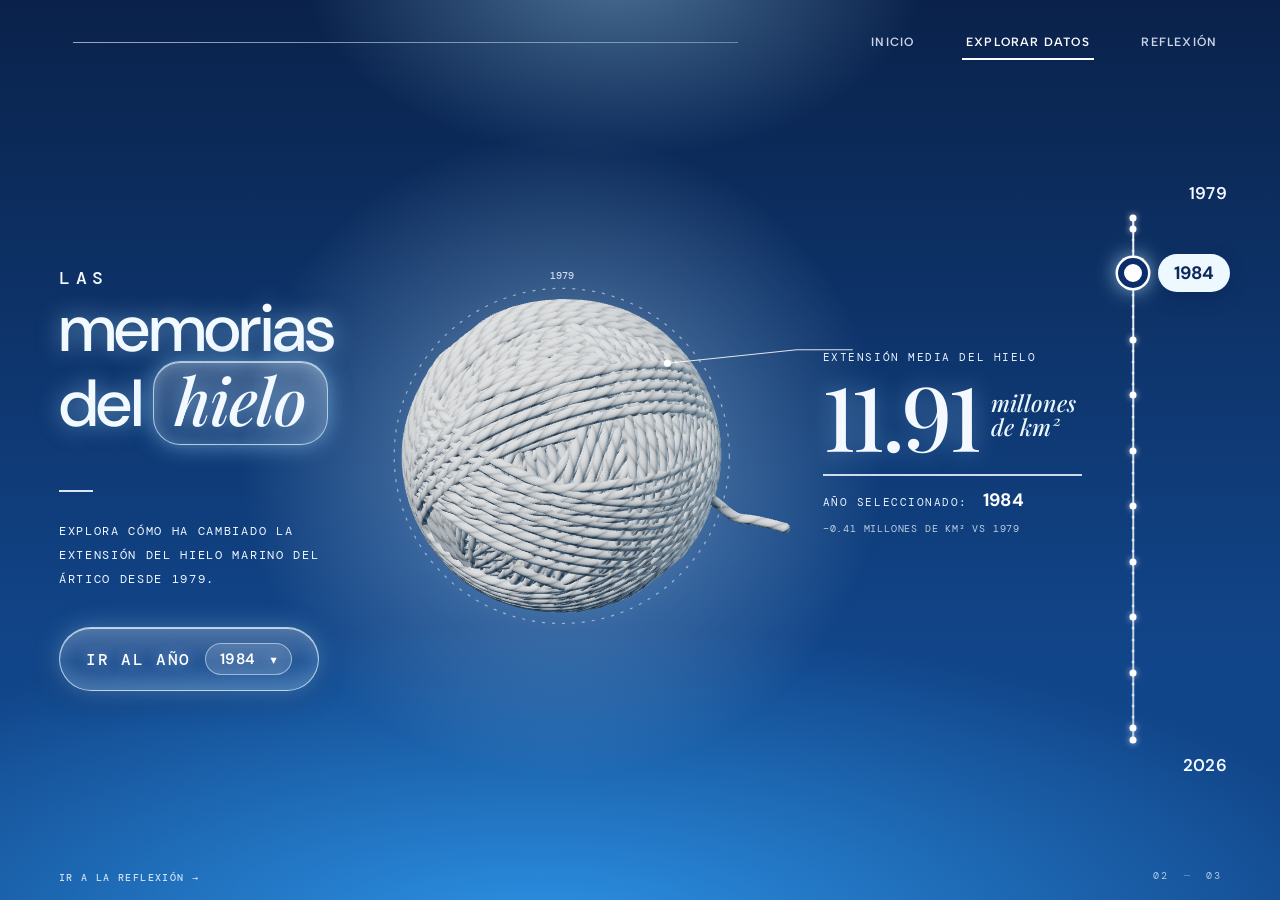
<file: interfaz.html>
<!doctype html>
<html lang="es">
<head>
  <meta charset="utf-8">
  <meta name="viewport" content="width=device-width, initial-scale=1">
  <meta name="theme-color" content="#0a2559">
  <title>Deshielo — explorar datos</title>
  <link rel="stylesheet" href="styles.css">
  <script src="script.js" defer></script>
</head>
<body class="on-explorer">
  <header class="topbar">
    <span class="topbar-line" aria-hidden="true"></span>
    <nav aria-label="Navegación principal">
      <a class="nav-link" href="index.html">INICIO</a>
      <a class="nav-link active" href="interfaz.html" aria-current="page">EXPLORAR DATOS</a>
      <a class="nav-link" href="reflexion.html">REFLEXIÓN</a>
    </nav>
  </header>

  <main class="screen explorer" id="explorar" aria-labelledby="explore-title">
    <div class="halo" id="halo" aria-hidden="true"></div>
    <canvas id="yarn" aria-hidden="true"></canvas>
    <canvas id="overlay" aria-hidden="true"></canvas>

    <div class="explore-copy">
      <p class="kicker">LAS</p>
      <h1 id="explore-title"><span class="big">memorias</span><span class="big">del <span class="glass-pill"><em>hielo</em></span></span></h1>
      <span class="short-rule" aria-hidden="true"></span>
      <p class="spaced">Explora cómo ha cambiado la extensión del hielo marino del Ártico desde <span class="js-first">1979</span>.</p>
      <label class="button outline year-picker" for="year-select"><span>IR AL AÑO</span><select id="year-select"></select><span class="year-picker-icon" aria-hidden="true">▾</span></label>
    </div>

    <div class="ball-slot" id="ball-slot" aria-hidden="true"></div>

    <div class="metric" id="metric" aria-live="polite">
      <span class="metric-label">EXTENSIÓN MEDIA DEL HIELO</span>
      <div class="metric-value"><strong id="extent">—</strong><span class="unit">millones<br>de km²</span></div>
      <span class="metric-rule" aria-hidden="true"></span>
      <span class="metric-foot">AÑO SELECCIONADO: <b id="selected-year">—</b></span>
      <span class="metric-delta" id="delta"></span>
      <span class="metric-badge" id="badge" hidden></span>
    </div>

    <div class="timeline" id="timeline">
      <span class="tl-end js-first">1979</span>
      <div class="tl-track" id="tl-track" role="slider" tabindex="0" aria-label="Año seleccionado" aria-orientation="vertical">
        <div class="tl-ticks" id="tl-ticks"></div>
        <div class="tl-knob" id="tl-knob"><span class="tl-pill" id="tl-pill">—</span></div>
      </div>
      <span class="tl-end js-last">2026</span>
    </div>

    <a class="next-link" href="reflexion.html">IR A LA REFLEXIÓN <span aria-hidden="true">→</span></a>
    <div class="screen-count">02 <span>—</span> 03</div>
  </main>

</body>
</html>
</file>
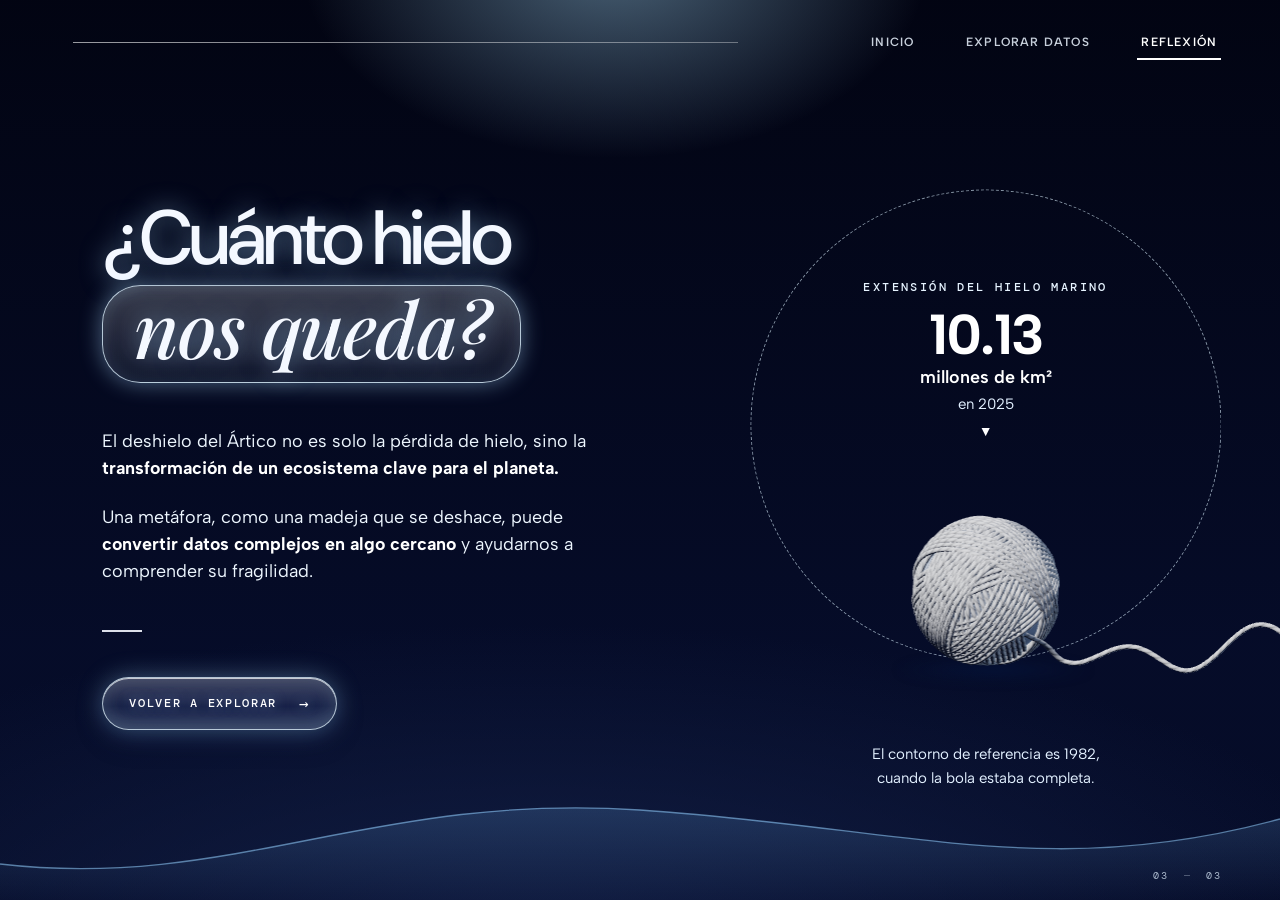
<file: reflexion.html>
<!doctype html>
<html lang="es">
<head>
  <meta charset="utf-8">
  <meta name="viewport" content="width=device-width, initial-scale=1">
  <meta name="theme-color" content="#0a2559">
  <title>Deshielo — reflexión</title>
  <link rel="stylesheet" href="styles.css">
  <script src="script.js" defer></script>
</head>
<body class="on-reflection">
  <header class="topbar">
    <span class="topbar-line" aria-hidden="true"></span>
    <nav aria-label="Navegación principal">
      <a class="nav-link" href="index.html">INICIO</a>
      <a class="nav-link" href="interfaz.html">EXPLORAR DATOS</a>
      <a class="nav-link active" href="reflexion.html" aria-current="page">REFLEXIÓN</a>
    </nav>
  </header>

  <main class="screen reflection" aria-labelledby="reflection-title">
    <div class="reflection-inner">
      <h1 id="reflection-title"><span class="h-line">¿Cuánto hielo</span><span class="glass-pill"><em>nos queda?</em></span></h1>
      <p class="lede">El deshielo del Ártico no es solo la pérdida de hielo, sino la <strong>transformación de un ecosistema clave para el planeta.</strong></p>
      <p class="lede">Una metáfora, como una madeja que se deshace, puede <strong>convertir datos complejos en algo cercano</strong> y ayudarnos a comprender su fragilidad.</p>
      <span class="short-rule" aria-hidden="true"></span>
      <a class="button outline" href="interfaz.html">VOLVER A EXPLORAR <span aria-hidden="true">→</span></a>
    </div>
    <figure class="reflection-art" aria-labelledby="reflection-caption">
      <div class="reflection-stage" id="reflection-stage">
        <div class="reflection-ghost" id="reflection-ghost" aria-hidden="true"></div>
        <div class="reflection-readout" id="reflection-readout">
          <span class="readout-label">EXTENSIÓN DEL HIELO MARINO</span>
          <span class="readout-value js-ref-extent">—</span>
          <span class="readout-unit">millones de km²</span>
          <span class="readout-year">en <span class="js-ref-year">—</span></span>
          <span class="readout-arrow" aria-hidden="true">▼</span>
        </div>
        <div class="intro-shadow" id="reflection-shadow" aria-hidden="true"></div>
        <canvas id="reflection-yarn" aria-hidden="true"></canvas>
      </div>
      <figcaption id="reflection-caption">El contorno de referencia es <span class="js-max-year">—</span>,<br>cuando la bola estaba completa.</figcaption>
    </figure>
    <svg class="reflection-wave" viewBox="0 0 1440 160" preserveAspectRatio="none" aria-hidden="true">
      <path d="M0 120 C 260 150, 420 40, 720 60 S 1180 140, 1440 70" fill="none" stroke="rgba(150,210,255,.55)" stroke-width="1.5"/>
      <path d="M0 160 L0 120 C 260 150, 420 40, 720 60 S 1180 140, 1440 70 L1440 160 Z" fill="url(#waveFill)"/>
      <defs><linearGradient id="waveFill" x1="0" y1="0" x2="0" y2="1"><stop offset="0" stop-color="rgba(120,190,255,.18)"/><stop offset="1" stop-color="rgba(120,190,255,0)"/></linearGradient></defs>
    </svg>
    <div class="screen-count">03 <span>—</span> 03</div>
  </main>

</body>
</html>
</file>
<file: styles.css>
@import url('https://fonts.googleapis.com/css2?family=Albert+Sans:ital,wght@0,100..900;1,100..900&family=DM+Mono:wght@400;500&family=DM+Sans:opsz,wght@9..40,400;9..40,500;9..40,600;9..40,700&family=Playfair+Display:ital,wght@0,500;0,600;1,500;1,600&display=swap');

:root{
  --ink:#f4f8ff;
  --muted:#b9d2ee;
  --navy:#0a2559;
  /* Colores del fondo de exploración: app.js los interpola entre azul glacial y azul profundo */
  --sky-top:hsl(218 78% 18%);
  --sky-mid:hsl(212 80% 36%);
  --sky-low:hsl(203 88% 66%);
  --topbar:84px;
  --footer:0px;
}
*{box-sizing:border-box}
body{
  margin:0;min-height:100vh;color:var(--ink);font-family:'DM Sans',sans-serif;overflow-x:hidden;
  background:
    radial-gradient(ellipse 34% 30% at 48% -4%, rgba(170,225,255,.42), transparent 72%),
    radial-gradient(ellipse 95% 48% at 42% 104%, var(--sky-low), transparent 72%),
    linear-gradient(180deg, var(--sky-top) 0%, var(--sky-mid) 72%, var(--sky-mid) 100%);
  background-color:var(--sky-top);
}
/* Pantalla 01: degradado azul luminoso, como una pantalla de presentación */
body.on-intro{
  background:
    radial-gradient(ellipse 55% 60% at 78% 12%, rgba(150,214,255,.95), transparent 62%),
    radial-gradient(ellipse 60% 70% at 8% 92%, rgba(84,150,230,.55), transparent 70%),
    radial-gradient(ellipse 50% 60% at 85% 95%, rgba(10,44,140,.9), transparent 70%),
    linear-gradient(115deg, #0b3a97 0%, #1d5cc4 42%, #3d8ae0 66%, #1446a6 100%);
  background-color:#0b3a97;
}
button{font:inherit;color:inherit}
.eyebrow,.kicker,.metric-label,.metric-foot,.tl-end,.screen-count,footer,.step-n,.spaced,.source-link,.metric-delta,.metric-badge,.button{font-family:'DM Mono',monospace;letter-spacing:.14em}

/* Barra superior */
.topbar{height:var(--topbar);padding:0 4.6vw;display:flex;align-items:center;gap:3vw;position:relative;z-index:5}
.brand{display:flex;align-items:center;gap:14px;color:inherit;text-decoration:none;font-size:14px;font-weight:700;letter-spacing:.14em;white-space:nowrap}
.brand-mark{font-size:28px;color:#fff;text-shadow:0 0 14px rgba(190,230,255,.9)}
.brand-sub{display:block;font-size:10px;letter-spacing:.14em;font-weight:600;margin-top:3px;opacity:.85}
.topbar-line{flex:1;height:1px;background:linear-gradient(90deg,rgba(255,255,255,.55),rgba(255,255,255,.15))}
.topbar nav{display:flex;gap:clamp(18px,3.4vw,58px);height:100%;align-items:center}
.nav-link{height:100%;display:flex;align-items:center;text-decoration:none;background:none;border:0;color:rgba(235,245,255,.85);letter-spacing:.1em;font-size:12px;font-weight:600;cursor:pointer;position:relative;padding:0 4px}
.nav-link:after{content:'';position:absolute;left:0;right:100%;bottom:24px;height:2px;background:#fff;transition:right .25s}
.nav-link:hover:after,.nav-link.active:after{right:0}
.nav-link.active,.nav-link:hover{color:#fff}
:focus-visible{outline:2px solid #bfe6ff;outline-offset:3px}

/* Pantallas */
.screen{position:relative;min-height:calc(100vh - var(--topbar) - var(--footer));animation:appear .7s ease both}
.screen[hidden]{display:none}
@keyframes appear{from{opacity:0;transform:translateY(10px)}to{opacity:1;transform:none}}
.screen-count{position:absolute;right:4.6vw;bottom:18px;font-size:10px;color:rgba(225,240,255,.75);z-index:3}
.screen-count span{opacity:.5;margin:0 8px}

/* Píldora de vidrio para la palabra en cursiva */
.glass-pill{display:inline-block;position:relative;padding:.02em .34em .1em;border-radius:.42em;line-height:1;
  background:linear-gradient(180deg,rgba(255,255,255,.22),rgba(255,255,255,.04));
  border:1.5px solid rgba(220,242,255,.75);
  box-shadow:0 0 22px rgba(160,220,255,.55),inset 0 0 18px rgba(200,235,255,.35),inset 0 1px 0 rgba(255,255,255,.6);
  backdrop-filter:blur(6px);-webkit-backdrop-filter:blur(6px)}
.glass-pill em{font-family:'Playfair Display',serif;font-style:italic;font-weight:500;letter-spacing:-.02em}

/* 01 · Introducción */
.intro{display:grid;place-items:center;padding:4vh 6vw 9vh;text-align:center;overflow:hidden}
.intro-light{position:absolute;inset:0;pointer-events:none;background:radial-gradient(ellipse 40% 26% at 50% 46%,rgba(170,220,255,.28),transparent 70%)}
.intro-center{position:relative;max-width:980px}
.intro .eyebrow{font-size:11px;color:rgba(230,244,255,.85);margin:0 0 28px}
.intro h1{font-size:clamp(46px,7.4vw,108px);line-height:1.02;letter-spacing:-.055em;font-weight:600;margin:0;
  color:#eef7ff;text-shadow:0 0 26px rgba(190,230,255,.55),0 0 2px rgba(255,255,255,.6)}
.intro h1 .glass-pill{margin-top:.12em}
.intro h1 .glass-pill em{font-size:.96em}
.intro-lede{font-size:clamp(15px,1.4vw,19px);line-height:1.6;color:rgba(235,246,255,.92);max-width:560px;margin:34px auto 40px}
.steps{list-style:none;padding:0;margin:0 auto 44px;display:grid;grid-template-columns:repeat(3,1fr);gap:16px;text-align:left;max-width:900px}
.steps li{padding:20px 22px 22px;border-radius:16px;border:1px solid rgba(220,240,255,.38);
  background:linear-gradient(160deg,rgba(255,255,255,.16),rgba(255,255,255,.04));
  box-shadow:inset 0 1px 0 rgba(255,255,255,.35);backdrop-filter:blur(8px);-webkit-backdrop-filter:blur(8px);display:flex;flex-direction:column;gap:7px}
.step-n{font-size:10px;color:rgba(220,240,255,.75)}
.steps strong{font-family:'Playfair Display',serif;font-style:italic;font-weight:500;font-size:22px}
.steps li>span:last-child{font-size:14px;line-height:1.55;color:rgba(235,246,255,.9)}

/* Botones */
.button{text-decoration:none;border-radius:999px;padding:15px 26px;display:inline-flex;gap:22px;align-items:center;font-size:12px;font-weight:500;cursor:pointer;transition:transform .2s,background .2s,box-shadow .2s;border:1.5px solid}
.button:hover{transform:translateY(-2px)}
.button span{font-size:16px}
.light{background:#eef8ff;color:#0a2b6a;border-color:#eef8ff;box-shadow:0 10px 30px rgba(5,30,90,.35)}
.light:hover{background:#fff}
.outline{background:rgba(255,255,255,.06);color:#fff;border-color:rgba(235,246,255,.85)}
.outline:hover{background:rgba(255,255,255,.16)}

/* 02 · Exploración */
.explorer{display:grid;grid-template-columns:minmax(250px,.85fr) minmax(300px,1.25fr) minmax(220px,.75fr) 120px;
  grid-template-areas:"copy slot metric time";gap:0 1.5vw;padding:2vh 4.6vw 5vh;align-items:center;overflow:hidden}
#yarn,#overlay{position:absolute;inset:0;width:100%;height:100%;pointer-events:none;z-index:1}
.halo{position:absolute;left:0;top:0;width:10px;height:10px;border-radius:50%;pointer-events:none;z-index:0;transform:translate(-50%,-50%);background:radial-gradient(circle,rgba(225,243,255,.55) 0%,rgba(190,228,255,.22) 38%,rgba(160,210,255,0) 70%)}
.explore-copy,.metric,.timeline{position:relative;z-index:2}
.explore-copy{grid-area:copy;align-self:center}
.kicker{font-size:clamp(14px,1.4vw,20px);margin:0 0 6px;letter-spacing:.32em;font-weight:500}
.explore-copy h1{margin:0;font-weight:500;letter-spacing:-.05em;line-height:.98;color:#f2f9ff;text-shadow:0 0 22px rgba(170,220,255,.55)}
.explore-copy .big{display:block;white-space:nowrap;font-size:clamp(46px,5.2vw,84px)}
.explore-copy .glass-pill{font-size:.98em;padding:.06em .32em .12em}
.short-rule{display:block;width:34px;height:2px;background:currentColor;margin:5vh 0 3vh;opacity:.9}
.spaced{font-size:12px;line-height:2;max-width:330px;text-transform:uppercase;margin:0 0 4vh;color:#f0f8ff}
.source-link{display:block;margin-top:22px;background:none;border:0;padding:0;font-size:10px;letter-spacing:.06em;color:rgba(232,245,255,.78);text-decoration:underline;text-underline-offset:3px;cursor:pointer}
.source-link:hover{color:#fff}
.ball-slot{grid-area:slot;align-self:stretch;min-height:420px}
.metric{grid-area:metric;align-self:center;margin-top:-8vh}
.metric-label{display:block;font-size:11px;margin-bottom:6px;color:#e8f4ff}
.metric-value{display:flex;align-items:center;gap:12px}
.metric strong{font:500 clamp(64px,7vw,112px)/1 'Playfair Display',serif;letter-spacing:-.04em;text-shadow:0 0 24px rgba(170,220,255,.4);font-variant-numeric:lining-nums tabular-nums}
.unit{font:italic 500 clamp(18px,1.8vw,26px)/1.05 'Playfair Display',serif;color:#eaf6ff}
.metric-rule{display:block;height:1.5px;background:rgba(240,249,255,.85);margin:14px 0 12px;max-width:300px}
.metric-foot{display:block;font-size:11px;color:#e8f4ff}
.metric-foot b{font:700 18px 'DM Sans',sans-serif;letter-spacing:.02em;margin-left:6px;color:#fff}
.metric-delta{display:block;margin-top:10px;font-size:10px;color:rgba(230,244,255,.8);letter-spacing:.08em}
.metric-badge{display:inline-block;margin-top:12px;padding:6px 11px;border-radius:999px;font-size:10px;letter-spacing:.08em;color:#06224f;background:#d9f0ff;box-shadow:0 0 18px rgba(170,225,255,.5)}
.metric-badge.warn{background:rgba(255,236,190,.95)}
.metric-badge[hidden]{display:none}

/* Línea del tiempo (vertical en escritorio, horizontal en pantallas angostas) */
.timeline{grid-area:time;justify-self:end;height:min(66vh,620px);display:flex;flex-direction:column;align-items:center;gap:14px;width:120px}

.tl-end.covered{visibility:hidden}
.tl-end{font:600 17px 'DM Sans',sans-serif;letter-spacing:.02em;align-self:flex-end;margin-right:-6px}
.tl-track{position:relative;flex:1;width:44px;cursor:pointer;touch-action:none;margin-right:56px}
.tl-track:before{content:'';position:absolute;left:50%;top:0;bottom:0;width:1.5px;transform:translateX(-50%);background:linear-gradient(180deg,rgba(255,255,255,.95),rgba(255,255,255,.7))}
.tl-ticks{position:absolute;inset:0}
.tl-tick{position:absolute;left:50%;width:3px;height:3px;border-radius:50%;background:rgba(255,255,255,.55);transform:translate(-50%,-50%)}
.tl-tick.major{width:7px;height:7px;background:#fff;box-shadow:0 0 6px rgba(255,255,255,.7)}
.tl-knob{position:absolute;left:50%;top:calc(var(--p,0) * 100%);width:30px;height:30px;transform:translate(-50%,-50%);border-radius:50%;background:#fff;border:6px solid #0d2c6c;box-shadow:0 0 0 2.5px #fff,0 0 22px rgba(190,235,255,.95);transition:top .35s cubic-bezier(.2,.8,.2,1),left .35s cubic-bezier(.2,.8,.2,1)}
.tl-pill{position:absolute;left:calc(100% + 16px);top:50%;transform:translateY(-50%);padding:7px 16px;border-radius:999px;background:#eef8ff;color:#0a2859;font:700 18px 'DM Sans',sans-serif;white-space:nowrap;box-shadow:0 6px 18px rgba(4,26,70,.25)}
.tl-track:focus-visible{outline:none}
.tl-track:focus-visible .tl-knob{box-shadow:0 0 0 2.5px #fff,0 0 0 7px rgba(190,230,255,.6),0 0 22px rgba(190,235,255,.95)}

/* 03 · Reflexión */
.reflection{display:flex;align-items:center;padding:6vh 8vw 9vh;overflow:hidden}
.reflection-inner{max-width:620px}
.reflection .eyebrow{font-size:11px;margin:0 0 22px;color:#d8edff}
.reflection h1{font-size:clamp(52px,6.6vw,96px);line-height:1.02;letter-spacing:-.05em;font-weight:500;margin:0;text-shadow:0 0 24px rgba(170,220,255,.5)}
.lede{font-size:17px;line-height:1.65;color:#e2f0ff;max-width:460px;margin:30px 0 0}
.small-copy{font-size:14px;line-height:1.8;color:#d2e6fa;max-width:420px;margin:0 0 30px}

/* Metodología */
  background:linear-gradient(160deg,rgba(18,62,150,.96),rgba(8,30,80,.97));box-shadow:0 30px 80px rgba(0,10,40,.6)}

footer{height:var(--footer);display:flex;justify-content:space-between;align-items:center;padding:0 4.6vw;font-size:10px;color:rgba(225,240,255,.72);position:relative;z-index:3}
.footer-sep{padding:0 8px;opacity:.5}

/* Tablet y móvil */
@media (max-width:1100px){
  .explorer{grid-template-columns:1fr 1fr;grid-template-areas:"copy metric" "slot slot" "time time";gap:2vh 5vw;padding:3vh 6vw 7vh}
  .metric{margin-top:0;justify-self:end}
  .ball-slot{min-height:0;height:min(52vh,460px)}
  .timeline{justify-self:stretch;width:100%;height:auto;flex-direction:row;gap:16px;padding:0 4px}
  .tl-end{align-self:center;margin:0;font-size:15px}
  .tl-track{flex:1;height:72px;width:auto;margin:0}
  .tl-track:before{left:0;right:0;top:50%;bottom:auto;width:auto;height:1.5px;transform:translateY(-50%);background:rgba(255,255,255,.9)}
  .tl-tick{left:auto;top:50%}
  .tl-knob{left:calc(var(--p,0) * 100%);top:50%;width:26px;height:26px;border-width:5px}
  .tl-pill{left:50%;top:auto;bottom:calc(100% + 10px);transform:translateX(-50%);font-size:15px;padding:5px 12px}
}
@media (max-width:760px){
  :root{--topbar:auto}
  .topbar{flex-wrap:wrap;padding:14px 5vw 6px;gap:10px 16px}
  .topbar-line{display:none}
  .topbar nav{width:100%;height:36px;justify-content:space-between;gap:8px}
  .nav-link{font-size:10px}
  .nav-link:after{bottom:2px}
  .intro{padding:5vh 16px 10vh}
  .steps{grid-template-columns:1fr;gap:10px;margin-bottom:32px}
  .steps li{padding:14px 16px}
  .intro-lede{margin:24px auto 28px}
  .explorer{grid-template-columns:1fr;grid-template-areas:"copy" "slot" "metric" "time";padding:3vh 16px 8vh}
  .explore-copy .big{font-size:52px}
  .explore-copy .short-rule,.explore-copy .spaced{display:none}
  .explore-copy .button{margin-top:18px;padding:12px 20px}
  .source-link{margin-top:12px}
  .metric{justify-self:start}
  .short-rule{margin:3vh 0 2vh}
  .spaced{margin-bottom:3vh}
  .ball-slot{height:320px}
  .reflection{padding:6vh 16px 10vh}
  footer{padding:0 16px;font-size:8px}
}
@media (prefers-reduced-motion:reduce){
  *,*::before,*::after{animation-duration:.01ms!important;transition-duration:.01ms!important}
}

/* Páginas separadas */
body.on-reflection{background-attachment:fixed}
body.on-explorer{transition:none}
.next-link{position:absolute;left:4.6vw;bottom:16px;z-index:3;font:500 10px 'DM Mono',monospace;letter-spacing:.14em;color:rgba(235,246,255,.85);text-decoration:none}
.next-link:hover{color:#fff;text-decoration:underline;text-underline-offset:4px}
.screen-count{pointer-events:none}
@media (max-width:760px){.next-link{position:static;grid-column:1;justify-self:start;margin-top:8px}}

/* ---------- Portada (index.html): texto a la izquierda, bola 3D a la derecha, pasos abajo ---------- */
body.on-intro{
  background:
    radial-gradient(ellipse 55% 45% at 72% 78%, rgba(150,210,255,.55), transparent 70%),
    radial-gradient(ellipse 70% 60% at 100% 100%, rgba(170,225,255,.9), transparent 60%),
    linear-gradient(125deg, #031b45 0%, #06306d 30%, #0d5bb0 62%, #4fa3ea 88%, #8fcaf6 100%);
  background-color:#06306d;
}
.intro{display:grid;grid-template-columns:minmax(0,1fr) minmax(0,1.05fr);grid-template-rows:1fr auto;
  align-items:center;text-align:left;padding:2vh 5.2vw 3vh;place-items:initial;overflow:hidden}
.intro-copy{grid-column:1;grid-row:1;position:relative;z-index:2;align-self:center;max-width:620px}
.intro .eyebrow{font-size:12px;letter-spacing:.2em;color:rgba(230,242,255,.9);margin:0 0 22px}
.intro h1{font-size:clamp(56px,7.2vw,118px);line-height:.94;letter-spacing:-.05em;font-weight:500;margin:0;text-shadow:none}
.intro h1 .h-line{display:block;background:linear-gradient(180deg,#bfe4ff 0%,#eef8ff 70%);-webkit-background-clip:text;background-clip:text;color:transparent}
.intro h1 .glass-pill{display:inline-block;margin-top:.12em;padding:.02em .5em .12em;border-radius:1em;font-size:.98em;
  background:linear-gradient(180deg,rgba(255,255,255,.1),rgba(255,255,255,.02));border:2px solid rgba(225,244,255,.85);
  box-shadow:0 0 26px rgba(160,220,255,.5),inset 0 0 20px rgba(200,235,255,.25)}
.intro h1 .glass-pill em{color:#f4faff;font-size:1em}
.intro-lede{font-size:clamp(16px,1.35vw,20px);line-height:1.45;color:#eef7ff;max-width:500px;margin:30px 0 30px}
.intro .button.light{padding:18px 30px;font-family:'DM Sans',sans-serif;font-weight:700;letter-spacing:.06em;font-size:14px;color:#0a2d6c}
.intro-art{grid-column:2;grid-row:1;position:relative;align-self:stretch;min-height:440px;margin-right:-5.2vw}
.intro-art canvas{position:absolute;inset:0;width:100%;height:100%}
.intro-shadow{position:absolute;transform:translate(-50%,-50%);border-radius:50%;background:radial-gradient(ellipse,rgba(3,25,70,.55),rgba(3,25,70,0) 70%);filter:blur(6px)}
.intro .steps{grid-column:1 / -1;grid-row:2;display:grid;grid-template-columns:repeat(3,1fr);gap:0;margin:2vh 0 0;padding:26px 0 4px;
  border-top:1px solid rgba(225,242,255,.4);max-width:none;text-align:left;list-style:none}
.intro .steps li{display:flex;flex-direction:row;gap:28px;align-items:flex-start;padding:6px 2.4vw 10px;border:0;border-radius:0;background:none;box-shadow:none;backdrop-filter:none;-webkit-backdrop-filter:none}
.intro .steps li+li{border-left:1px solid rgba(225,242,255,.4)}
.intro .step-n{font:500 22px 'DM Sans',sans-serif;letter-spacing:.04em;color:#e6f3ff;line-height:1.2}
.intro .steps strong{display:block;font:600 21px 'DM Sans',sans-serif;font-style:normal;letter-spacing:.01em;margin-bottom:6px;color:#f3f9ff}
.intro .steps li div>span{font-size:16px;color:rgba(235,246,255,.9);line-height:1.4}
@media (max-width:900px){
  .intro{grid-template-columns:1fr;grid-template-rows:auto auto auto}
  .intro-art{grid-column:1;grid-row:1;min-height:300px;margin:0 -16px}
  .intro-copy{grid-row:2}
  .intro .steps{grid-row:3;grid-template-columns:1fr;padding-top:14px}
  .intro .steps li{padding:12px 0}
  .intro .steps li+li{border-left:0;border-top:1px solid rgba(225,242,255,.25)}
}

/* Header sin marca: solo la línea y la navegación */
.topbar{padding-left:calc(5.2vw + 6px)}
.topbar-line{max-width:52vw;flex:1 1 auto;background:linear-gradient(90deg,rgba(255,255,255,.6),rgba(255,255,255,.35))}
.topbar nav{margin-left:auto}

/* Portada con más aire: ocupa toda la pantalla y los pasos tienen su propio espacio */
.intro{min-height:max(720px, calc(100vh - var(--topbar)));padding:4vh 5.2vw 0;grid-template-rows:1fr auto}
.intro-copy{padding:2vh 0 4vh}
.intro .eyebrow{margin-bottom:26px}
.intro-lede{margin:34px 0 36px}
.intro-art{min-height:520px}
.intro .steps{margin-top:4vh;padding:34px 0 7vh}
.intro .steps li{padding:4px 3vw 8px}
.intro .steps strong{margin-bottom:10px}
@media (max-width:900px){
  .intro{min-height:0;padding:2vh 16px 0}
  .intro-art{min-height:300px}
  .intro .steps{padding-bottom:5vh}
}
@media (max-width:760px){
  .topbar{padding:10px 16px 0}
  .topbar nav{margin-left:0}
}

/* Cuerpos de texto en Albert Sans; los titulares conservan DM Sans */
body{font-family:'Albert Sans','DM Sans',sans-serif}
h1,h2,.tl-end,.tl-pill,.metric-foot b{font-family:'DM Sans',sans-serif}
.intro-lede,.lede,.small-copy,.intro .steps li div>span{font-family:'Albert Sans',sans-serif}
.intro .steps strong,.intro .button.light{font-family:'Albert Sans',sans-serif}

/* Portada: misma composición tipográfica que «LAS memorias del hielo» */
.intro h1.stack-title{font-weight:500;letter-spacing:-.05em;line-height:.98;color:#f2f9ff;text-shadow:0 0 22px rgba(170,220,255,.55)}
.intro h1.stack-title .kicker{display:block;font:500 clamp(16px,1.5vw,22px) 'DM Mono',monospace;letter-spacing:.32em;margin:0 0 10px;text-shadow:none}
.intro h1.stack-title .big{display:block;white-space:nowrap;font-size:clamp(64px,8vw,132px)}
.intro h1.stack-title .glass-pill{margin-top:0;font-size:.98em;padding:.06em .32em .12em;border-radius:.42em;border:1.5px solid rgba(220,242,255,.75);
  background:linear-gradient(180deg,rgba(255,255,255,.22),rgba(255,255,255,.04));
  box-shadow:0 0 22px rgba(160,220,255,.55),inset 0 0 18px rgba(200,235,255,.35),inset 0 1px 0 rgba(255,255,255,.6)}
.intro h1.stack-title .glass-pill em{font-size:1em}
@media (max-width:760px){.intro h1.stack-title .big{font-size:64px}}

/* Título de portada un poco más pequeño y pasos más arriba */
.intro h1{font-size:clamp(50px,6.1vw,100px)}
.intro .steps{margin-top:1vh;padding:30px 0 11vh}
@media (max-width:900px){.intro .steps{padding-bottom:5vh}}

/* Botones de vidrio (glassy) */
.button,.button.light,.button.outline,.intro .button.light{
  color:#fff;border:1.5px solid rgba(225,244,255,.75);
  background:linear-gradient(180deg,rgba(255,255,255,.26) 0%,rgba(255,255,255,.08) 55%,rgba(255,255,255,.14) 100%);
  backdrop-filter:blur(14px) saturate(140%);-webkit-backdrop-filter:blur(14px) saturate(140%);
  box-shadow:0 0 24px rgba(160,220,255,.35),0 10px 28px rgba(3,20,60,.25),inset 0 1px 0 rgba(255,255,255,.7),inset 0 -8px 18px rgba(170,220,255,.18);
  text-shadow:0 0 12px rgba(190,230,255,.5)}
.button:hover,.button.light:hover,.button.outline:hover{
  background:linear-gradient(180deg,rgba(255,255,255,.36) 0%,rgba(255,255,255,.14) 55%,rgba(255,255,255,.2) 100%);
  box-shadow:0 0 34px rgba(170,225,255,.55),0 12px 30px rgba(3,20,60,.28),inset 0 1px 0 rgba(255,255,255,.8),inset 0 -8px 18px rgba(170,220,255,.25)}
.button[aria-pressed="true"]{background:linear-gradient(180deg,rgba(190,230,255,.38),rgba(120,190,255,.16));border-color:#fff}
.intro-lede strong{display:block;margin-top:14px;font-weight:600;color:#f6fbff}
/* Reflexión final: texto distribuido y frases destacadas */
.reflection{overflow:visible}
.reflection-inner{max-width:640px}
.reflection .lede{max-width:560px}
.reflection .small-copy{max-width:540px;margin:16px 0 0;font-size:15px}
.reflection .lede strong,.reflection .small-copy strong{font-weight:600;color:#f6fbff}
.reflection .short-rule{margin:4vh 0 2vh}
.reflection-question{margin:5vh 0 0;padding:0 0 0 22px;border-left:2px solid rgba(220,242,255,.75);max-width:560px;
  font-family:'Playfair Display',serif;font-style:italic;font-weight:500;font-size:clamp(22px,2.2vw,30px);line-height:1.3;color:#f4faff}
.reflection-close{margin:3vh 0 34px!important}
/* Reflexión: «¿Cuánto hielo nos queda?» + bola dentro del contorno */
.reflection{display:grid;grid-template-columns:minmax(0,1.05fr) minmax(0,.95fr);gap:4vw;align-items:center;position:relative;padding-bottom:12vh}
.reflection-inner{max-width:620px;position:relative;z-index:1}
.reflection h1#reflection-title{font-size:clamp(52px,6vw,92px);line-height:1;letter-spacing:-.045em;max-width:none}
.reflection h1#reflection-title .h-line{display:block}
.reflection h1#reflection-title .glass-pill{margin-top:.1em;padding:.04em .4em .14em;border-radius:.5em;border:1.5px solid rgba(220,242,255,.8);
  box-shadow:0 0 22px rgba(170,220,255,.45),inset 0 0 18px rgba(170,220,255,.18)}
.reflection .lede{font-size:clamp(17px,1.4vw,21px);line-height:1.5;max-width:540px;margin:22px 0 0;color:#eef7ff}
.reflection .lede:first-of-type{margin-top:5vh}
.reflection .lede strong{font-weight:700;color:#fff}
.reflection .short-rule{margin:5vh 0 5vh;width:40px}
.reflection-art{margin:0;align-self:stretch;display:flex;flex-direction:column;justify-content:center;min-width:0;position:relative;z-index:1}
.reflection-stage{position:relative;height:min(66vh,620px);min-height:340px;margin-right:-8vw}
.reflection-stage canvas{position:absolute;inset:0;width:100%;height:100%;pointer-events:none}
.reflection-ghost{position:absolute;transform:translate(-50%,-50%);border-radius:50%;border:1px dashed rgba(220,242,255,.6)}
.reflection-readout{position:absolute;transform:translateX(-50%);display:flex;flex-direction:column;align-items:center;text-align:center;color:#fff;white-space:nowrap}
.readout-label{font:500 12px 'DM Mono',monospace;letter-spacing:.2em;color:#e6f3ff}
.readout-value{font:700 clamp(44px,4.4vw,72px)/1.05 'Albert Sans',sans-serif;letter-spacing:-.03em;margin-top:10px}
.readout-unit{font:600 clamp(16px,1.4vw,22px) 'Albert Sans',sans-serif;margin-top:2px}
.readout-year{font:400 15px 'Albert Sans',sans-serif;color:#e2f0ff;margin-top:8px}
.readout-arrow{font-size:14px;margin-top:10px}
.reflection-art figcaption{font:400 15px/1.6 'Albert Sans',sans-serif;color:#e2f0ff;margin:8px -8vw 0 0;text-align:center}
.reflection-wave{position:absolute;left:0;right:0;bottom:0;width:100%;height:16vh;z-index:0;pointer-events:none}
@media (max-width:900px){
  .reflection{grid-template-columns:1fr;padding-bottom:10vh}
  .reflection-stage{height:420px;min-height:0;margin:0 -16px}
  .reflection-art figcaption{margin:8px 0 0}
  .readout-label{font-size:10px}
}
/* Portada: título en dos líneas («Cada año deja» / «un hilo») */
.intro-copy{max-width:700px}
.intro h1.two-lines{font-size:clamp(44px,5.6vw,92px);line-height:1}
.intro h1.two-lines .h-line{white-space:nowrap}
.intro h1.two-lines .h-row{display:flex;align-items:center;gap:.22em;margin-top:.08em}
.intro h1.two-lines .h-row .h-line{display:inline-block}
.intro h1.two-lines .h-row .glass-pill{margin-top:0}
/* Explorar datos: el año en curso se actualiza en vivo desde el NSIDC */
.metric-badge.live{display:inline-flex;align-items:center;gap:8px}
.metric-badge.live::before{content:"";width:7px;height:7px;border-radius:50%;background:#7dffb0;box-shadow:0 0 0 0 rgba(125,255,176,.7);animation:live-pulse 1.8s ease-out infinite;flex:none}
@keyframes live-pulse{0%{box-shadow:0 0 0 0 rgba(125,255,176,.7)}100%{box-shadow:0 0 0 9px rgba(125,255,176,0)}}
.tl-end.is-live{cursor:pointer;position:relative}
.tl-end.is-live::after{content:"EN VIVO";position:absolute;top:calc(100% + 4px);right:0;display:flex;align-items:center;gap:6px;white-space:nowrap;
  font:500 9px 'DM Mono',monospace;letter-spacing:.16em;color:#bfffd8;padding-left:13px;
  background:radial-gradient(circle at 3.5px 50%,#7dffb0 3.5px,transparent 4px) no-repeat;animation:live-blink 1.8s ease-in-out infinite}
@keyframes live-blink{50%{opacity:.45}}
@media (max-width:760px){.tl-end.is-live::after{top:auto;bottom:calc(100% + 4px)}}
/* Explorar datos: selector «IR AL AÑO» en lugar de «Reproducir evolución» */
.year-picker{position:relative;gap:14px}
.year-picker select{appearance:none;-webkit-appearance:none;background:rgba(255,255,255,.14);border:1px solid rgba(220,242,255,.55);border-radius:999px;
  color:#fff;font:600 15px 'DM Sans',sans-serif;letter-spacing:.02em;padding:5px 30px 5px 14px;cursor:pointer;outline:none}
.year-picker select:focus-visible{box-shadow:0 0 0 3px rgba(170,220,255,.55)}
.year-picker select option{color:#0a2559;background:#fff}
.year-picker-icon{position:absolute;right:38px;pointer-events:none;font-size:12px}
@media (max-width:760px){.year-picker-icon{right:32px}}
</file>
